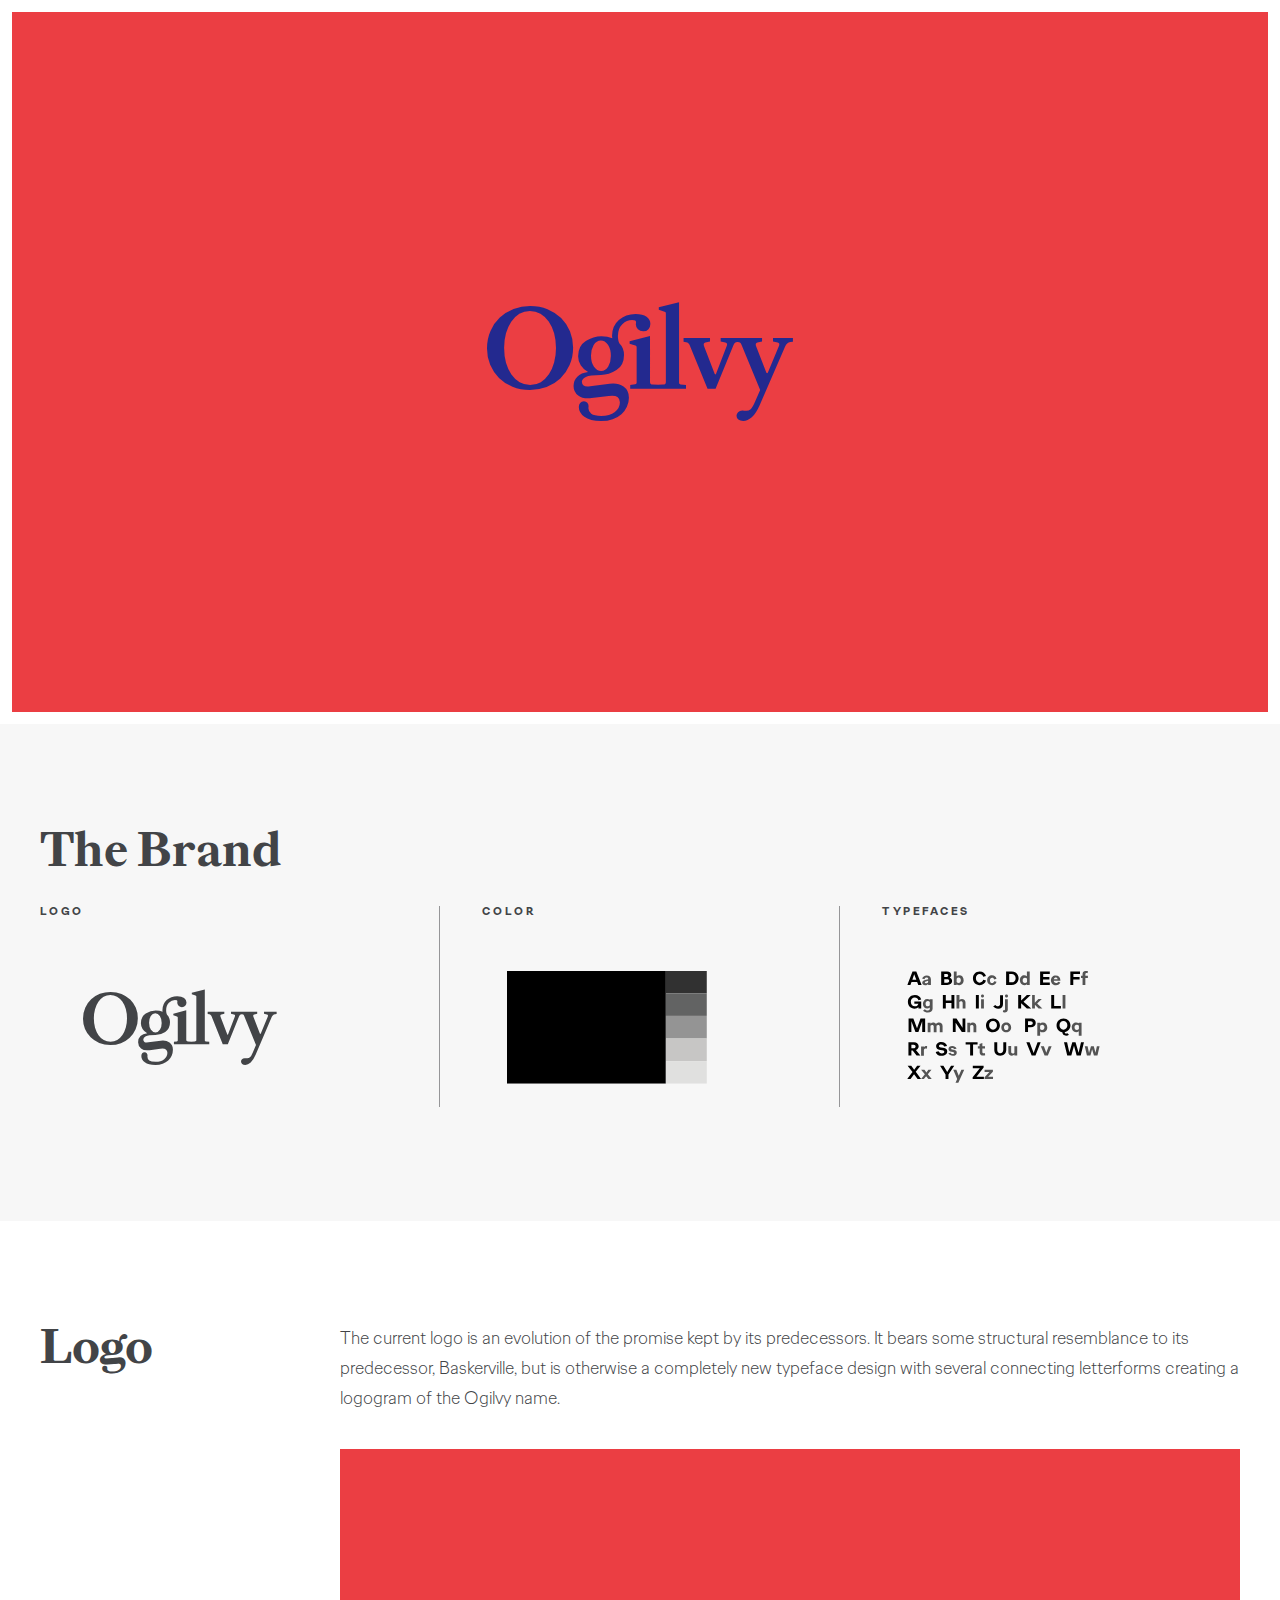
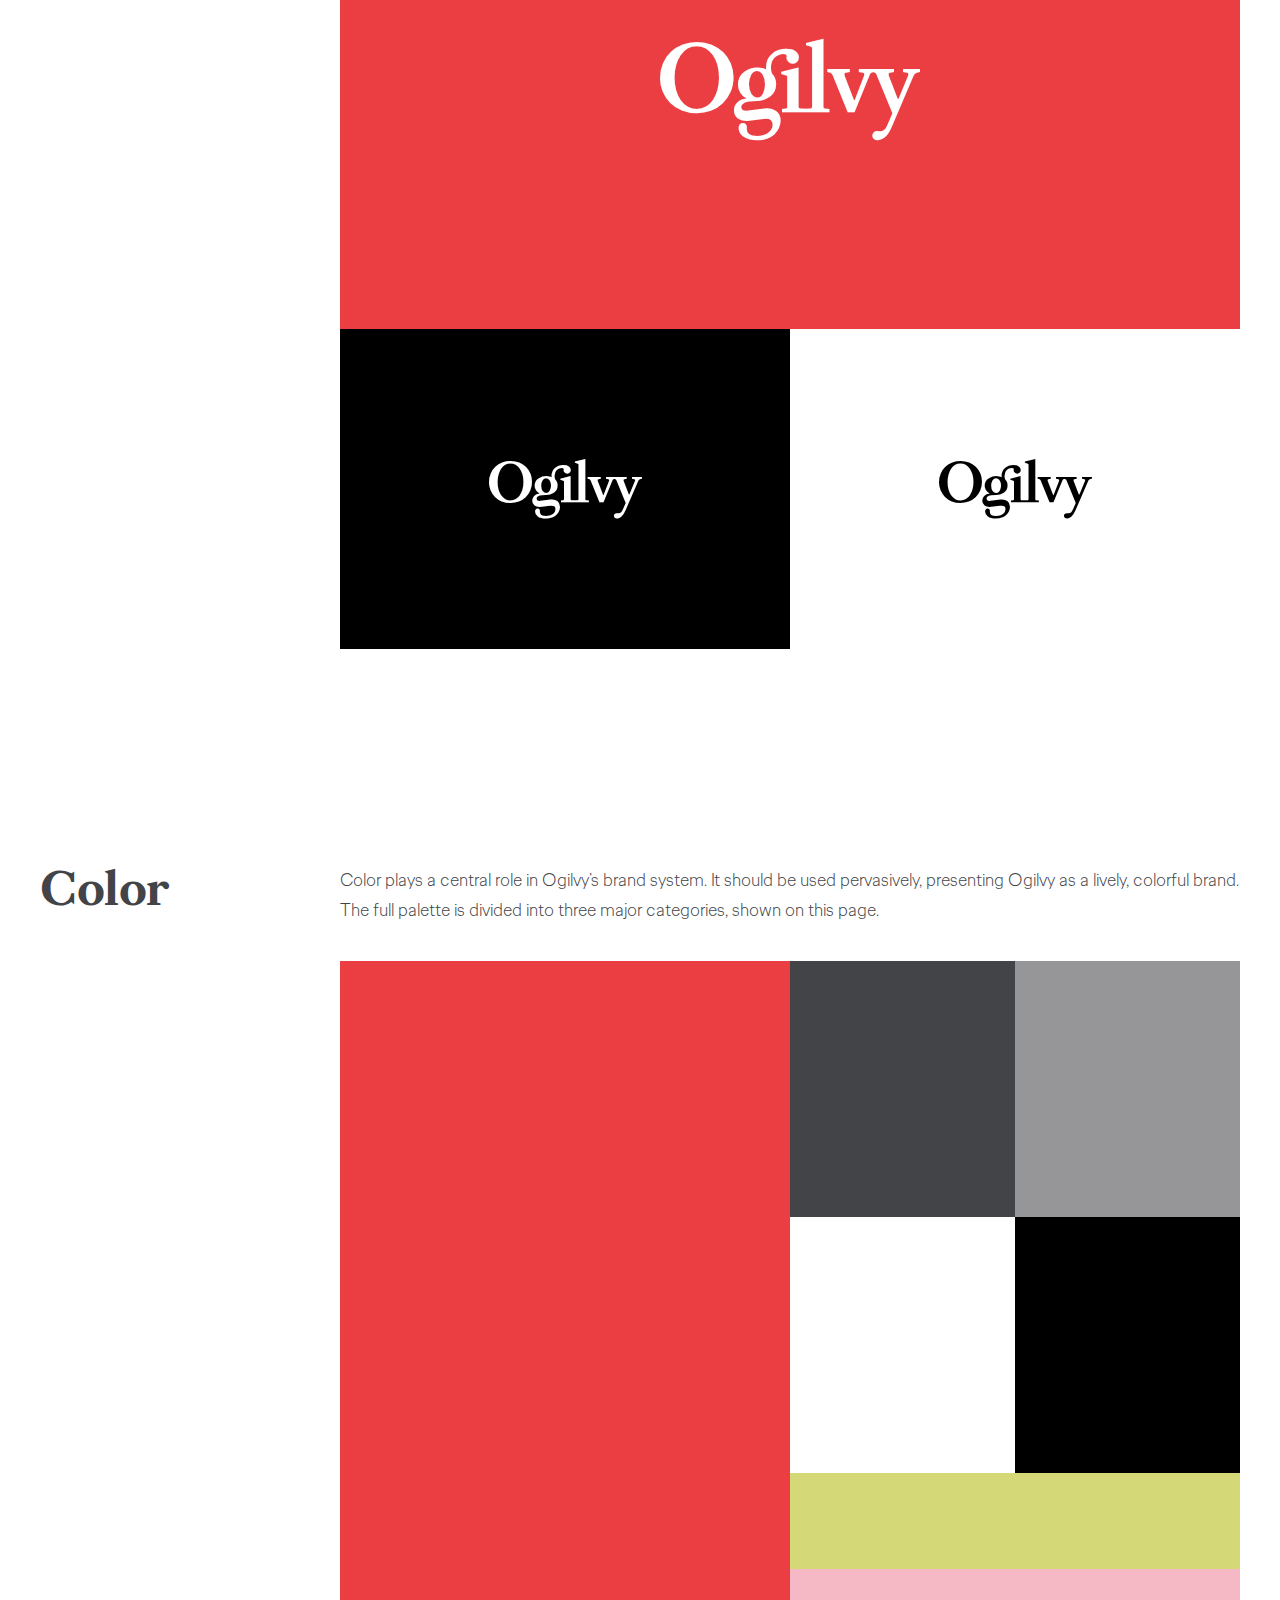
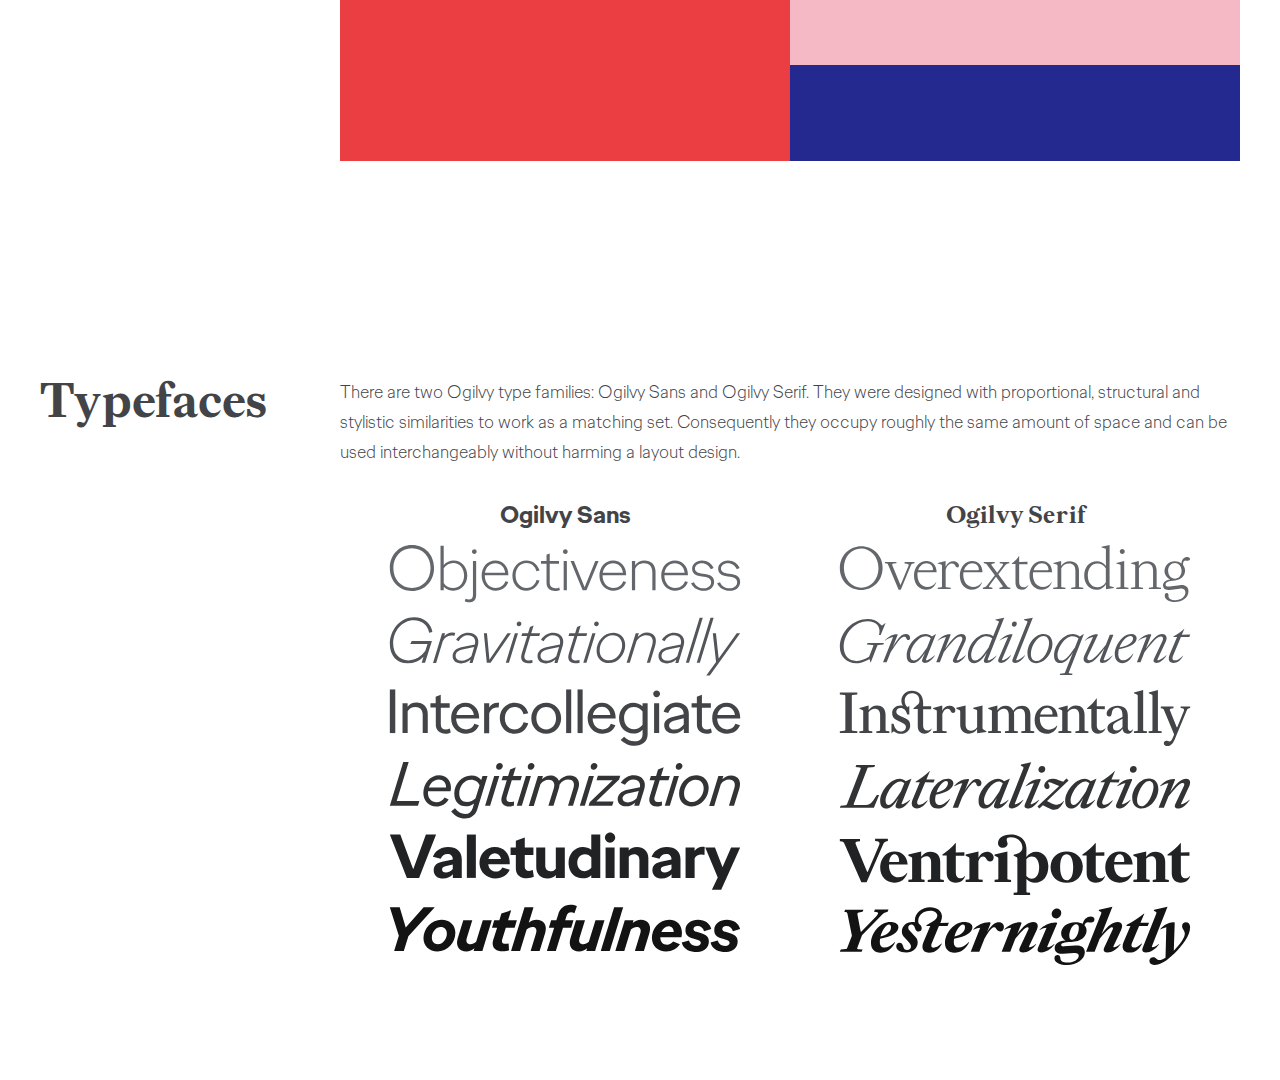
<file: index.html>
<!DOCTYPE html>
<html lang="en">
<head>   
<meta charset="utf-8">
<meta name="viewport" content="width=device-width, user-scalable=no, initial-scale=1.0, maximum-scale=1.0, minimum-scale=1.0">

<link href="asset/css/main.css" rel="stylesheet">
<link rel="shortcut icon" href="favicon.ico" />
<title>Ogilvy</title>
</head>
<body>
    <div class="page_wrapper">
        <div class="hero_section">
          <div class="icon-ogilvy_logo hero_content"></div>
        </div>
    </div>
    <div class="brand_section section_wrapper">
        <div class="container">
            <div class="section_title"><h2>The Brand</h2></div>
            <ul>
              <li>
                <a href="#Logo">
                  <h4>Logo</h4>
                  <div class="icon-ogilvy_logo"></div>
                </a>
              </li>
              <li>
                <a href="#Color">
                  <h4>Color</h4>
                  <div>
                    <img src="asset/images/color.svg" alt="ogilvy colors">
                  </div>
                </a>
              </li>
              <li>
                <a href="#Typefaces">
                  <h4>Typefaces</h4>
                  <div>
                    <img src="asset/images/alphabet.svg" alt="ogilvy typeface">
                  </div>
                </a>
              </li>
            </ul>
        </div>
    </div>
    <div class="section_wrapper" id="Logo">
        <div class="container">
            <div class="section_title"><h2>Logo</h2></div>
            <div class="section_content">
              <h3>The current logo is an evolution of the promise kept by its predecessors. It bears some structural resemblance to its predecessor, Baskerville, but is otherwise a completely new typeface design with several connecting letterforms creating a logogram of the Ogilvy name.</h3>
              <div class="section_block logo_section">
                <ul>
                  <li></li>
                  <li></li>
                  <li></li>
                </ul>
              </div>
            </div>
        </div>
    </div>
    <div class="section_wrapper" id="Color">
        <div class="container">
            <div class="section_title"><h2>Color</h2></div>
            <div class="section_content">
              <h3>Color plays a central role in Ogilvy’s brand system. It should be used pervasively, presenting Ogilvy as a lively, colorful brand. The full palette is divided into three major categories, shown on this page.</h3>
              <div class="section_block color_section">
                  <ul>
                    <li></li>
                    <li>
                      <div class="two_pod">
                        <div class="grey_dark"></div>
                        <div class="grey_light"></div>
                      </div>
                      <div class="two_pod">
                        <div></div>
                        <div class="black_pod"></div>
                      </div>
                      <div class="three_pod">
                        <div class="lemon_pod"></div>
                        <div class="pink_pod"></div>
                        <div class="blue_pod"></div>
                      </div>
                    </li>
                  </ul>
                </div>
            </div>
        </div>
    </div>
    <div class="section_wrapper" id="Typefaces">
        <div class="container">
            <div class="section_title"><h2>Typefaces</h2></div>
            <div class="section_content typeface_section">
              <h3>There are two Ogilvy type families: Ogilvy Sans and Ogilvy Serif. They were designed with proportional, structural and stylistic similarities to work as a matching set. Consequently they occupy roughly the same amount of space and can be used interchangeably without harming a layout design.</h3>
              <ul>
                <li>
                  <h4>Ogilvy Sans</h4>
                  <img src="asset/images/o_sans.svg" alt="">
                </li>
                <li>
                  <h4>Ogilvy Serif</h4>
                  <img src="asset/images/o_serif.svg" alt="">
                </li>
              </ul>
            </div>
        </div>
    </div>
</body>
<script src="https://cdnjs.cloudflare.com/ajax/libs/jquery/3.1.0/jquery.min.js"></script>
<script>
// Select all links with hashes
$('a[href*="#"]')
  // Remove links that don't actually link to anything
  .not('[href="#"]')
  .not('[href="#0"]')
  .click(function(event) {
    // On-page links
    if (
      location.pathname.replace(/^\//, '') == this.pathname.replace(/^\//, '') 
      && 
      location.hostname == this.hostname
    ) {
      // Figure out element to scroll to
      var target = $(this.hash);
      target = target.length ? target : $('[name=' + this.hash.slice(1) + ']');
      // Does a scroll target exist?
      if (target.length) {
        // Only prevent default if animation is actually gonna happen
        event.preventDefault();
        $('html, body').animate({
          scrollTop: target.offset().top
        }, 1000, function() {
          // Callback after animation
          // Must change focus!
          var $target = $(target);
          $target.focus();
          if ($target.is(":focus")) { // Checking if the target was focused
            return false;
          } else {
            $target.attr('tabindex','-1'); // Adding tabindex for elements not focusable
            $target.focus(); // Set focus again
          };
        });
      }
    }
  });
</script>
</html>
</file>
<file: asset/css/main.css>
html, body, div, span, applet, object, iframe, h1, h2, h3, h4, h5, h6, p, blockquote, pre, a, abbr, acronym, address, big, cite, code, del, dfn, em, img, ins, kbd, q, s, samp, small, strike, strong, sub, sup, tt, var, b, u, i, center, dl, dt, dd, ol, ul, li, fieldset, form, label, legend, table, caption, tbody, tfoot, thead, tr, th, td, article, aside, canvas, details, embed, figure, figcaption, footer, header, hgroup, menu, nav, output, ruby, section, summary, time, mark, audio, video {
  margin: 0;
  padding: 0;
  border: 0;
  font-size: 100%;
  font: inherit;
  vertical-align: baseline; }

article, aside, details, figcaption, figure, footer, header, hgroup, menu, nav, section {
  display: block; }

body {
  line-height: 1; }

ol, ul {
  list-style: none;
  margin: 0;
  padding: 0; }

blockquote, q {
  quotes: none; }

blockquote:before, blockquote:after, q:before, q:after {
  content: '';
  content: none; }

table {
  border-collapse: collapse;
  border-spacing: 0; }

body {
  margin: 0;
  padding: 0; }

a {
  text-decoration: none; }

@font-face {
  font-family: 'OgilvySans-Light';
  src: url("../fonts/OgilvySans-Light.eot");
  src: url("../fonts/OgilvySans-Light.eot?#iefix") format("embedded-opentype"), url("../fonts/OgilvySans-Light.woff2") format("woff2"), url("../fonts/OgilvySans-Light.woff") format("woff"), url("../fonts/OgilvySans-Light.ttf") format("truetype"), url("../fonts/OgilvySans-Light.svg#OgilvySans-Light") format("svg");
  font-weight: normal;
  font-style: normal; }
@font-face {
  font-family: 'OgilvySans-Regular';
  src: url("../fonts/OgilvySans-Regular.eot");
  src: url("../fonts/OgilvySans-Regular.eot?#iefix") format("embedded-opentype"), url("../fonts/OgilvySans-Regular.woff2") format("woff2"), url("../fonts/OgilvySans-Regular.woff") format("woff"), url("../fonts/OgilvySans-Regular.ttf") format("truetype"), url("../fonts/OgilvySans-Regular.svg#OgilvySans-Regular") format("svg");
  font-weight: normal;
  font-style: normal; }
@font-face {
  font-family: 'OgilvySans-RegularItalic';
  src: url("../fonts/OgilvySans-RegularItalic.eot");
  src: url("../fonts/OgilvySans-RegularItalic.eot?#iefix") format("embedded-opentype"), url("../fonts/OgilvySans-RegularItalic.woff2") format("woff2"), url("../fonts/OgilvySans-RegularItalic.woff") format("woff"), url("../fonts/OgilvySans-RegularItalic.ttf") format("truetype"), url("../fonts/OgilvySans-RegularItalic.svg#OgilvySans-RegularItalic") format("svg");
  font-weight: normal;
  font-style: normal; }
@font-face {
  font-family: 'OgilvySans-Bold';
  src: url("../fonts/OgilvySans-Bold.eot");
  src: url("../fonts/OgilvySans-Bold.eot?#iefix") format("embedded-opentype"), url("../fonts/OgilvySans-Bold.woff2") format("woff2"), url("../fonts/OgilvySans-Bold.woff") format("woff"), url("../fonts/OgilvySans-Bold.ttf") format("truetype"), url("../fonts/OgilvySans-Bold.svg#OgilvySans-Bold") format("svg");
  font-weight: normal;
  font-style: normal; }
@font-face {
  font-family: 'OgilvySerif-Regular';
  src: url("../fonts/OgilvySerif-Regular.eot");
  src: url("../fonts/OgilvySerif-Regular.eot?#iefix") format("embedded-opentype"), url("../fonts/OgilvySerif-Regular.woff2") format("woff2"), url("../fonts/OgilvySerif-Regular.woff") format("woff"), url("../fonts/OgilvySerif-Regular.ttf") format("truetype"), url("../fonts/OgilvySerif-Regular.svg#OgilvySerif-Regular") format("svg");
  font-weight: normal;
  font-style: normal; }
@font-face {
  font-family: 'OgilvySerif-RegularItalic';
  src: url("../fonts/OgilvySerif-RegularItalic.eot");
  src: url("../fonts/OgilvySerif-RegularItalic.eot?#iefix") format("embedded-opentype"), url("../fonts/OgilvySerif-RegularItalic.woff2") format("woff2"), url("../fonts/OgilvySerif-RegularItalic.woff") format("woff"), url("../fonts/OgilvySerif-RegularItalic.ttf") format("truetype"), url("../fonts/OgilvySerif-RegularItalic.svg#OgilvySerif-Regular") format("svg");
  font-weight: normal;
  font-style: normal; }
@font-face {
  font-family: 'OgilvySerif-Bold';
  src: url("../fonts/OgilvySerif-Bold.eot");
  src: url("../fonts/OgilvySerif-Bold.eot?#iefix") format("embedded-opentype"), url("../fonts/OgilvySerif-Bold.woff2") format("woff2"), url("../fonts/OgilvySerif-Bold.woff") format("woff"), url("../fonts/OgilvySerif-Bold.ttf") format("truetype"), url("../fonts/OgilvySerif-Bold.svg#OgilvySerif-Bold") format("svg");
  font-weight: normal;
  font-style: normal; }
@font-face {
  font-family: 'icomoon';
  src: url("../fonts/icomoon.eot?4lutip");
  src: url("../fonts/icomoon.eot?4lutip#iefix") format("embedded-opentype"), url("../fonts/icomoon.ttf?4lutip") format("truetype"), url("../fonts/icomoon.woff?4lutip") format("woff"), url("../fonts/icomoon.svg?4lutip#icomoon") format("svg");
  font-weight: normal;
  font-style: normal; }
[class^="icon-"], [class*=" icon-"] {
  font-family: 'icomoon' !important;
  speak: none;
  font-style: normal;
  font-weight: normal;
  font-variant: normal;
  text-transform: none;
  line-height: 1;
  -webkit-font-smoothing: antialiased;
  -moz-osx-font-smoothing: grayscale; }

.icon-ogilvy_logo:before {
  content: "\e900"; }

/* --- FONT FACE VARIABLE --- */
body {
  color: #424447; }

.container {
  position: relative;
  overflow: hidden; }

.hero_section {
  height: 700px;
  background-color: #eb3e43;
  color: #23298f;
  animation: pulse 12s infinite;
  transition: transform .35s ease;
  position: relative; }
.hero_content {
  position: absolute;
  transition: transform .35s ease;
  top: 50%;
  left: 50%;
  font-size: 120px;
  transform: translate(-50%, -50%); }

.page_wrapper {
  margin: 12px; }

.intro_section {
  background: #f7f7f7; }

.brand_section {
  background: #f7f7f7; }
  .brand_section ul {
    margin-top: 80px;
    overflow: hidden; }
  .brand_section li {
    width: 33.3%;
    float: left; }
    .brand_section li:first-child a {
      border-right: 1px solid #969698;
      padding-left: 0; }
    .brand_section li:last-child a {
      border-left: 1px solid #969698; }
  .brand_section a {
    display: block;
    color: #424447;
    padding-left: 42px;
    overflow: hidden; }
    .brand_section a div {
      width: 70%;
      font-size: 76px;
      height: 160px;
      position: relative; }
      .brand_section a div:before, .brand_section a div img {
        position: absolute;
        top: 50%;
        left: 50%;
        transform: translate(-50%, -50%); }
    .brand_section a img {
      width: 80%;
      display: block; }
  .brand_section h4 {
    font-size: 11px;
    letter-spacing: 2px;
    font-family: "OgilvySans-Bold";
    text-transform: uppercase;
    margin-bottom: 30px; }

.section_wrapper {
  padding-top: 102px;
  padding-bottom: 114px;
  overflow: hidden; }
.section_content h3 {
  font-family: "OgilvySans-Light";
  font-size: 18px;
  line-height: 30px;
  margin-bottom: 36px; }
.section_title h2 {
  font-family: "OgilvySerif-Bold"; }
.section_block {
  clear: both; }
  .section_block ul {
    position: relative;
    overflow: hidden;
    height: 100%; }

.logo_section li {
  position: relative;
  display: block;
  float: left; }
  .logo_section li:before {
    font-family: 'icomoon';
    content: "\e900";
    position: absolute;
    top: 50%;
    left: 50%;
    transform: translate(-50%, -50%); }
  .logo_section li:first-child {
    width: 100%;
    height: 60%;
    color: #ffffff;
    background-color: #eb3e43;
    font-size: 102px; }
  .logo_section li:nth-child(2) {
    width: 50%;
    height: 40%;
    background-color: #000000;
    color: #ffffff;
    font-size: 60px; }
  .logo_section li:last-child {
    width: 50%;
    height: 40%;
    color: #000000;
    font-size: 60px; }

.color_section li {
  float: left;
  width: 50%;
  height: 100%; }
  .color_section li:first-child {
    background-color: #eb3e43; }

.typeface_section li h4 {
  text-align: center; }
.typeface_section li img {
  margin: auto;
  width: 80%;
  display: block; }
.typeface_section li:first-child h4 {
  font-family: "OgilvySans-Bold"; }
.typeface_section li:last-child h4 {
  font-family: "OgilvySerif-Bold"; }

.two_pod {
  height: 32%; }
  .two_pod div {
    width: 50%;
    height: 100%;
    float: left; }

.three_pod {
  height: 36%; }
  .three_pod div {
    height: 33.3%; }

.grey_dark {
  background-color: #424447; }

.grey_light {
  background-color: #969698; }

.black_pod {
  background-color: #000000; }

.lemon_pod {
  background: #d5d877; }

.pink_pod {
  background-color: #f5b8c5; }

.blue_pod {
  background-color: #23298f; }

@media only screen and (min-width: 1201px) {
  .container {
    width: 1200px;
    margin: auto; }

  .section_wrapper {
    overflow: hidden; }
  .section_content {
    float: right;
    width: 900px; }
  .section_title {
    position: absolute;
    top: 0;
    left: 0; }
    .section_title h2 {
      font-size: 48px; }
  .section_block {
    height: 800px; } }
@media screen and (max-width: 1201px) and (min-width: 900px) {
  .container {
    margin-left: 72px;
    margin-right: 72px; }

  .section_content {
    width: auto; }
  .section_title {
    font-size: 30px;
    margin-bottom: 12px; }
  .section_block {
    height: 800px; } }
@media only screen and (max-width: 900px) {
  .container {
    margin-left: 30px;
    margin-right: 30px; }

  .section_title {
    margin-bottom: 12px; } }
@media screen and (max-width: 901px) and (min-width: 641px) {
  .section_title {
    font-size: 24px; } }
@media only screen and (min-width: 641px) {
  .typeface_section li {
    float: left;
    width: 50%;
    height: 100%; }
    .typeface_section li h4 {
      margin-bottom: 18px;
      font-size: 24px; } }
@media only screen and (max-width: 640px) {
  .section_title {
    font-size: 20px;
    margin-bottom: 6px; }

  .typeface_section li:first-child {
    margin-bottom: 60px; }
  .typeface_section li h4 {
    margin-bottom: 12px;
    font-size: 18px; } }
@keyframes pulse {
  0% {
    background-color: #eb3e43;
    color: #23298f; }
  23% {
    background-color: #eb3e43;
    color: #23298f; }
  25% {
    background-color: #f5b8c5;
    color: #eb3e43; }
  48% {
    background-color: #f5b8c5;
    color: #eb3e43; }
  50% {
    background-color: #23298f;
    color: #eb3e43; }
  73% {
    background-color: #23298f;
    color: #eb3e43; }
  75% {
    background-color: #d5d877;
    color: #eb3e43; }
  98% {
    background-color: #d5d877;
    color: #eb3e43; }
  100% {
    background-color: #eb3e43;
    color: #23298f; } }

/*# sourceMappingURL=main.css.map */
</file>
